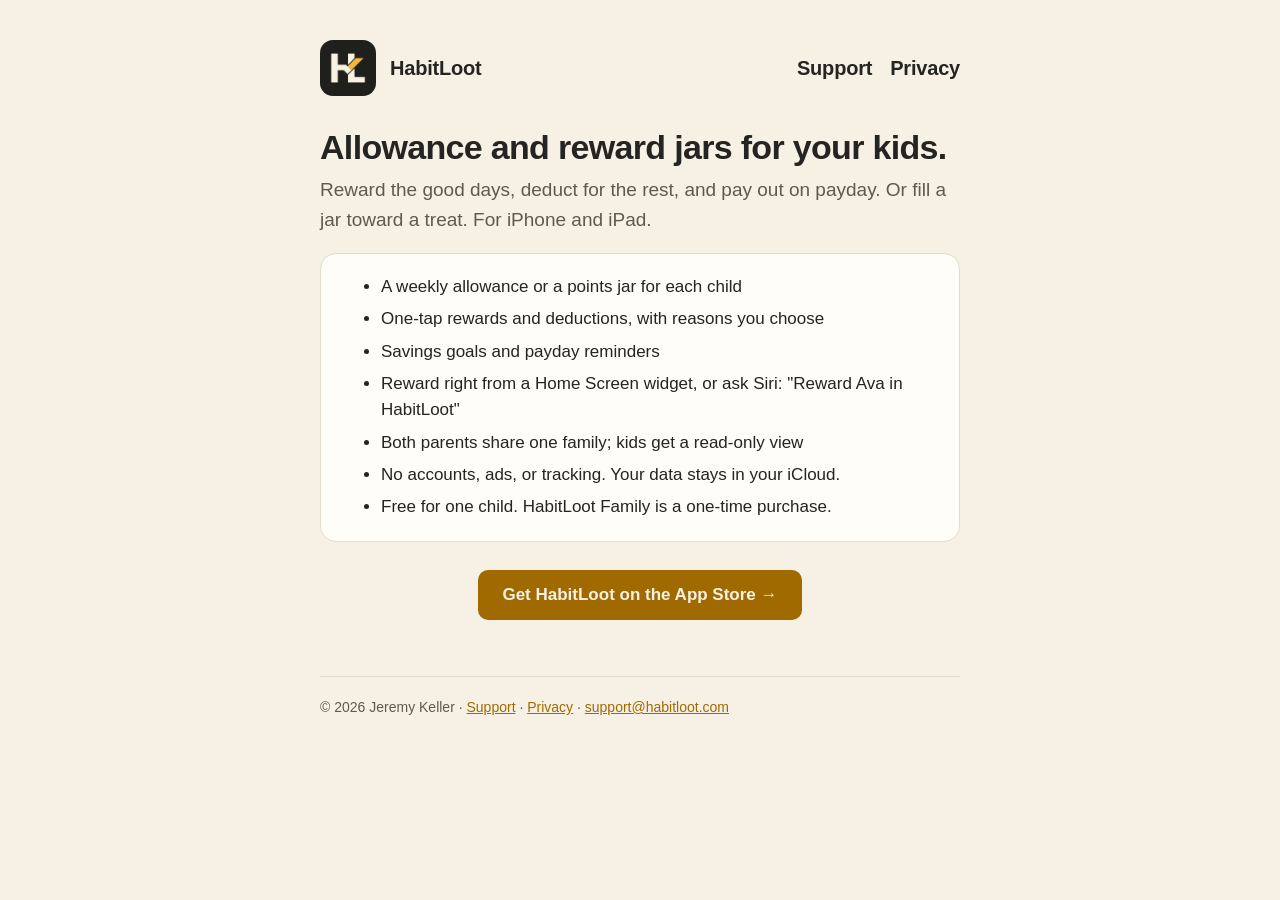
<file: index.html>
<!doctype html>
<html lang="en">
<head>
  <meta charset="utf-8">
  <meta name="viewport" content="width=device-width, initial-scale=1">
  <title>HabitLoot | Kids Allowance Tracker & Reward Jar App</title>
  <meta name="description" content="Kids allowance tracker and reward jars for iPhone. Weekly allowance, savings goals, points jars. Free to start, no subscription.">
  <link rel="canonical" href="https://habitloot.com/">
  <!-- Google Search Console verification — replace the value after creating the property -->
  <meta name="google-site-verification" content="1PJpmS-OtxecsA1CQBOsDtyIAyiEYzENraVklleppPo" />
  <link rel="icon" href="icon.png" type="image/png">
  <link rel="apple-touch-icon" href="icon.png">

  <!-- Structured data (JSON-LD) -->
  <script type="application/ld+json">
  {
    "@context": "https://schema.org",
    "@type": "MobileApplication",
    "name": "HabitLoot",
    "url": "https://habitloot.com",
    "description": "Kids allowance and reward jars app. Weekly allowance tracking, reward jars, and savings goals. No subscription, no accounts, no tracking.",
    "operatingSystem": "iOS",
    "applicationCategory": "FinanceApplication",
    "offers": {
      "@type": "Offer",
      "price": "0",
      "priceCurrency": "USD"
    },
    "author": {
      "@type": "Person",
      "name": "Jeremy Keller"
    },
    "screenshot": "https://apps.apple.com/assets/artwork/habitloot-screenshot.png"
  }
  </script>

  <!-- Open Graph (Facebook, iMessage, etc.) -->
  <meta property="og:type" content="website">
  <meta property="og:url" content="https://habitloot.com/">
  <meta property="og:title" content="HabitLoot | Kids Allowance Tracker & Reward Jar App">
  <meta property="og:description" content="Kids allowance tracker and reward jars for iPhone. Weekly allowance, savings goals, points jars. Free to start, no subscription.">
  <meta property="og:image" content="https://habitloot.com/og-image.png">

  <!-- Twitter Card -->
  <meta name="twitter:card" content="summary">
  <meta name="twitter:title" content="HabitLoot | Kids Allowance Tracker & Reward Jar App">
  <meta name="twitter:description" content="Kids allowance tracker and reward jars for iPhone. Weekly allowance, savings goals, points jars. Free to start, no subscription.">
  <link rel="icon" href="icon.png">
  <link rel="stylesheet" href="style.css">
</head>
<body>
<main>
  <header class="brand">
    <img src="icon.png" alt="">
    <a href="index.html">HabitLoot</a>
    <nav>
      <a href="support.html">Support</a>
      <a href="privacy.html">Privacy</a>
    </nav>
  </header>

  <h1>Allowance and reward jars for your kids.</h1>
  <p class="lede">Reward the good days, deduct for the rest, and pay out on payday. Or fill a jar toward a treat. For iPhone and iPad.</p>

  <div class="card summary">
    <ul>
      <li>A weekly allowance or a points jar for each child</li>
      <li>One-tap rewards and deductions, with reasons you choose</li>
      <li>Savings goals and payday reminders</li>
      <li>Reward right from a Home Screen widget, or ask Siri: "Reward Ava in HabitLoot"</li>
      <li>Both parents share one family; kids get a read-only view</li>
      <li>No accounts, ads, or tracking. Your data stays in your iCloud.</li>
      <li>Free for one child. HabitLoot Family is a one-time purchase.</li>
    </ul>
  </div>

  <p class="cta"><a href="https://apps.apple.com/us/app/habitloot/id6824609373" class="btn">Get HabitLoot on the App Store →</a></p>

  <footer>© 2026 Jeremy Keller · <a href="support.html">Support</a> · <a href="privacy.html">Privacy</a> · <a href="mailto:support@habitloot.com">support@habitloot.com</a></footer>
</main>
</body>
</html>
</file>
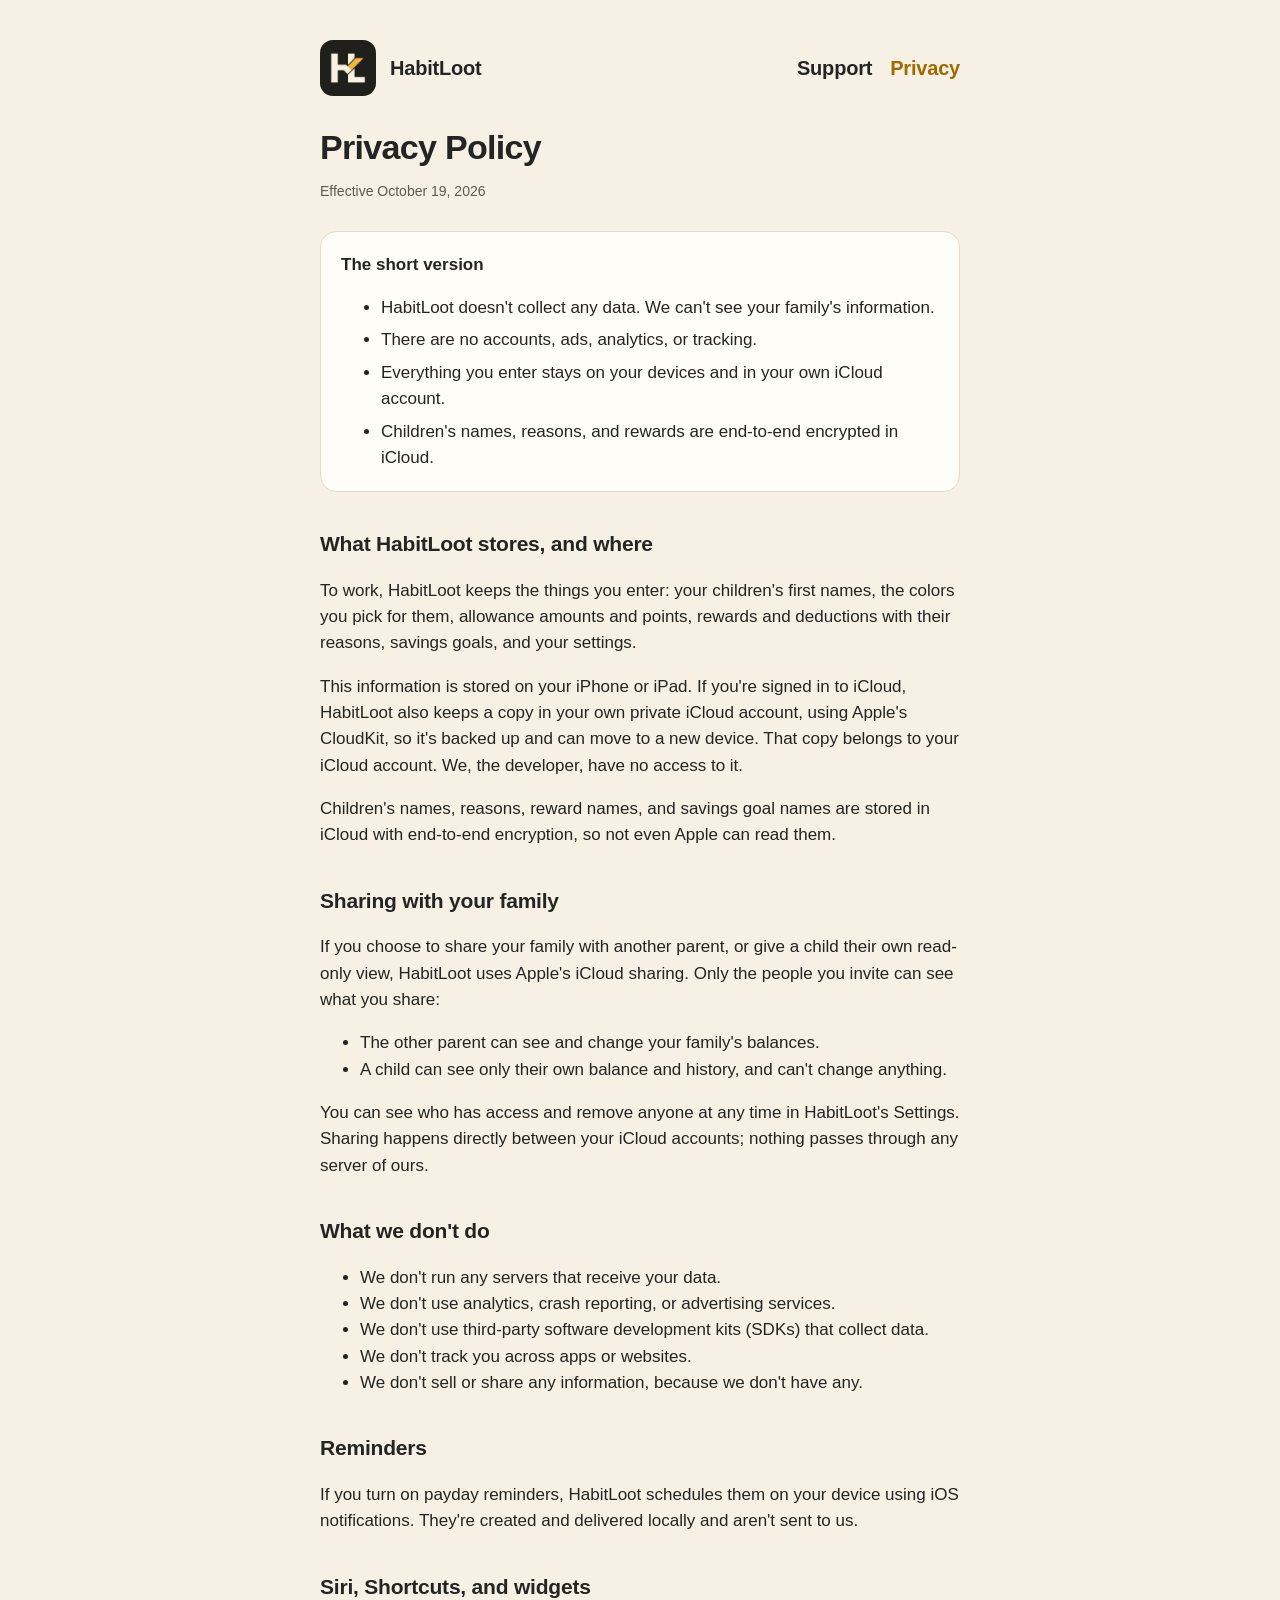
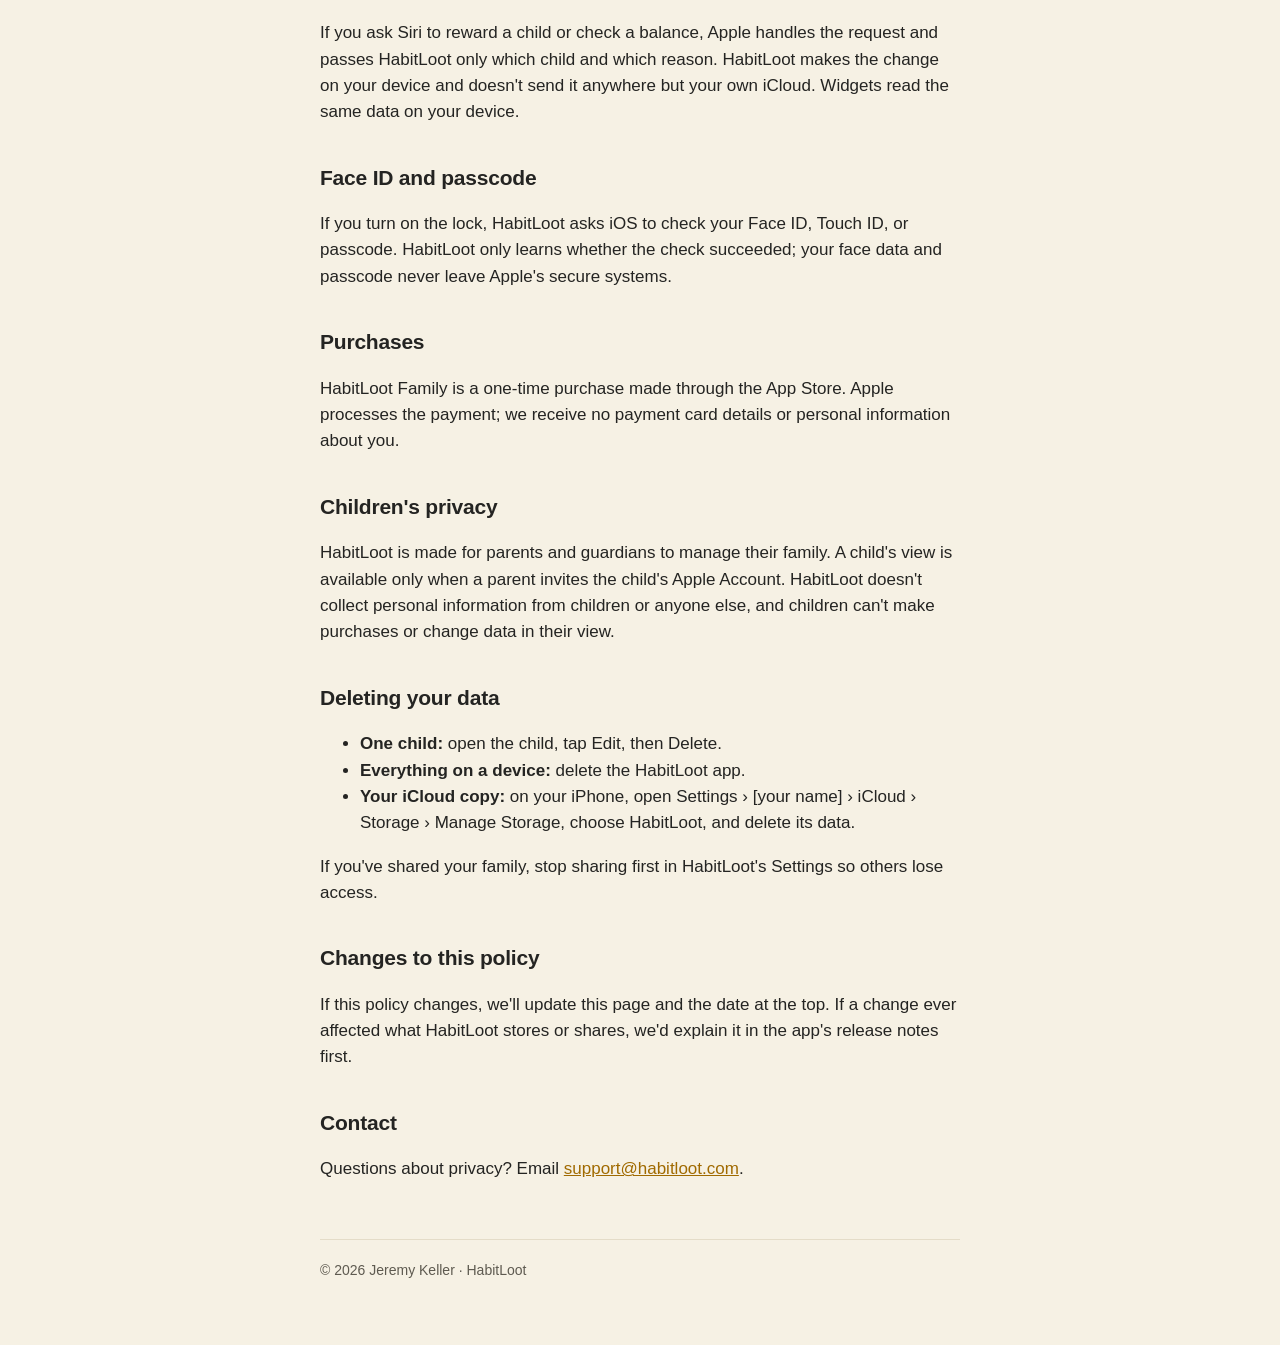
<file: privacy.html>
<!doctype html>
<html lang="en">
<head>
  <meta charset="utf-8">
  <meta name="viewport" content="width=device-width, initial-scale=1">
  <title>HabitLoot Privacy Policy</title>
  <meta name="description" content="HabitLoot collects no data. Your family's information stays on your devices and in your own iCloud.">
  <link rel="icon" href="icon.png">
  <link rel="stylesheet" href="style.css">
</head>
<body>
<main>
  <header class="brand">
    <img src="icon.png" alt="">
    <a href="index.html">HabitLoot</a>
    <nav>
      <a href="support.html">Support</a>
      <a href="privacy.html" aria-current="page">Privacy</a>
    </nav>
  </header>

  <h1>Privacy Policy</h1>
  <p class="updated">Effective October 19, 2026</p>

  <div class="card summary">
    <p><strong>The short version</strong></p>
    <ul>
      <li>HabitLoot doesn't collect any data. We can't see your family's information.</li>
      <li>There are no accounts, ads, analytics, or tracking.</li>
      <li>Everything you enter stays on your devices and in your own iCloud account.</li>
      <li>Children's names, reasons, and rewards are end-to-end encrypted in iCloud.</li>
    </ul>
  </div>

  <h2>What HabitLoot stores, and where</h2>
  <p>To work, HabitLoot keeps the things you enter: your children's first names, the colors you pick for them, allowance amounts and points, rewards and deductions with their reasons, savings goals, and your settings.</p>
  <p>This information is stored on your iPhone or iPad. If you're signed in to iCloud, HabitLoot also keeps a copy in your own private iCloud account, using Apple's CloudKit, so it's backed up and can move to a new device. That copy belongs to your iCloud account. We, the developer, have no access to it.</p>
  <p>Children's names, reasons, reward names, and savings goal names are stored in iCloud with end-to-end encryption, so not even Apple can read them.</p>

  <h2>Sharing with your family</h2>
  <p>If you choose to share your family with another parent, or give a child their own read-only view, HabitLoot uses Apple's iCloud sharing. Only the people you invite can see what you share:</p>
  <ul>
    <li>The other parent can see and change your family's balances.</li>
    <li>A child can see only their own balance and history, and can't change anything.</li>
  </ul>
  <p>You can see who has access and remove anyone at any time in HabitLoot's Settings. Sharing happens directly between your iCloud accounts; nothing passes through any server of ours.</p>

  <h2>What we don't do</h2>
  <ul>
    <li>We don't run any servers that receive your data.</li>
    <li>We don't use analytics, crash reporting, or advertising services.</li>
    <li>We don't use third-party software development kits (SDKs) that collect data.</li>
    <li>We don't track you across apps or websites.</li>
    <li>We don't sell or share any information, because we don't have any.</li>
  </ul>

  <h2>Reminders</h2>
  <p>If you turn on payday reminders, HabitLoot schedules them on your device using iOS notifications. They're created and delivered locally and aren't sent to us.</p>

  <h2>Siri, Shortcuts, and widgets</h2>
  <p>If you ask Siri to reward a child or check a balance, Apple handles the request and passes HabitLoot only which child and which reason. HabitLoot makes the change on your device and doesn't send it anywhere but your own iCloud. Widgets read the same data on your device.</p>

  <h2>Face ID and passcode</h2>
  <p>If you turn on the lock, HabitLoot asks iOS to check your Face ID, Touch ID, or passcode. HabitLoot only learns whether the check succeeded; your face data and passcode never leave Apple's secure systems.</p>

  <h2>Purchases</h2>
  <p>HabitLoot Family is a one-time purchase made through the App Store. Apple processes the payment; we receive no payment card details or personal information about you.</p>

  <h2>Children's privacy</h2>
  <p>HabitLoot is made for parents and guardians to manage their family. A child's view is available only when a parent invites the child's Apple Account. HabitLoot doesn't collect personal information from children or anyone else, and children can't make purchases or change data in their view.</p>

  <h2>Deleting your data</h2>
  <ul>
    <li><strong>One child:</strong> open the child, tap Edit, then Delete.</li>
    <li><strong>Everything on a device:</strong> delete the HabitLoot app.</li>
    <li><strong>Your iCloud copy:</strong> on your iPhone, open Settings › [your name] › iCloud › Storage › Manage Storage, choose HabitLoot, and delete its data.</li>
  </ul>
  <p>If you've shared your family, stop sharing first in HabitLoot's Settings so others lose access.</p>

  <h2>Changes to this policy</h2>
  <p>If this policy changes, we'll update this page and the date at the top. If a change ever affected what HabitLoot stores or shares, we'd explain it in the app's release notes first.</p>

  <h2>Contact</h2>
  <p>Questions about privacy? Email <a href="mailto:support@habitloot.com">support@habitloot.com</a>.</p>

  <footer>© 2026 Jeremy Keller · HabitLoot</footer>
</main>
</body>
</html>
</file>
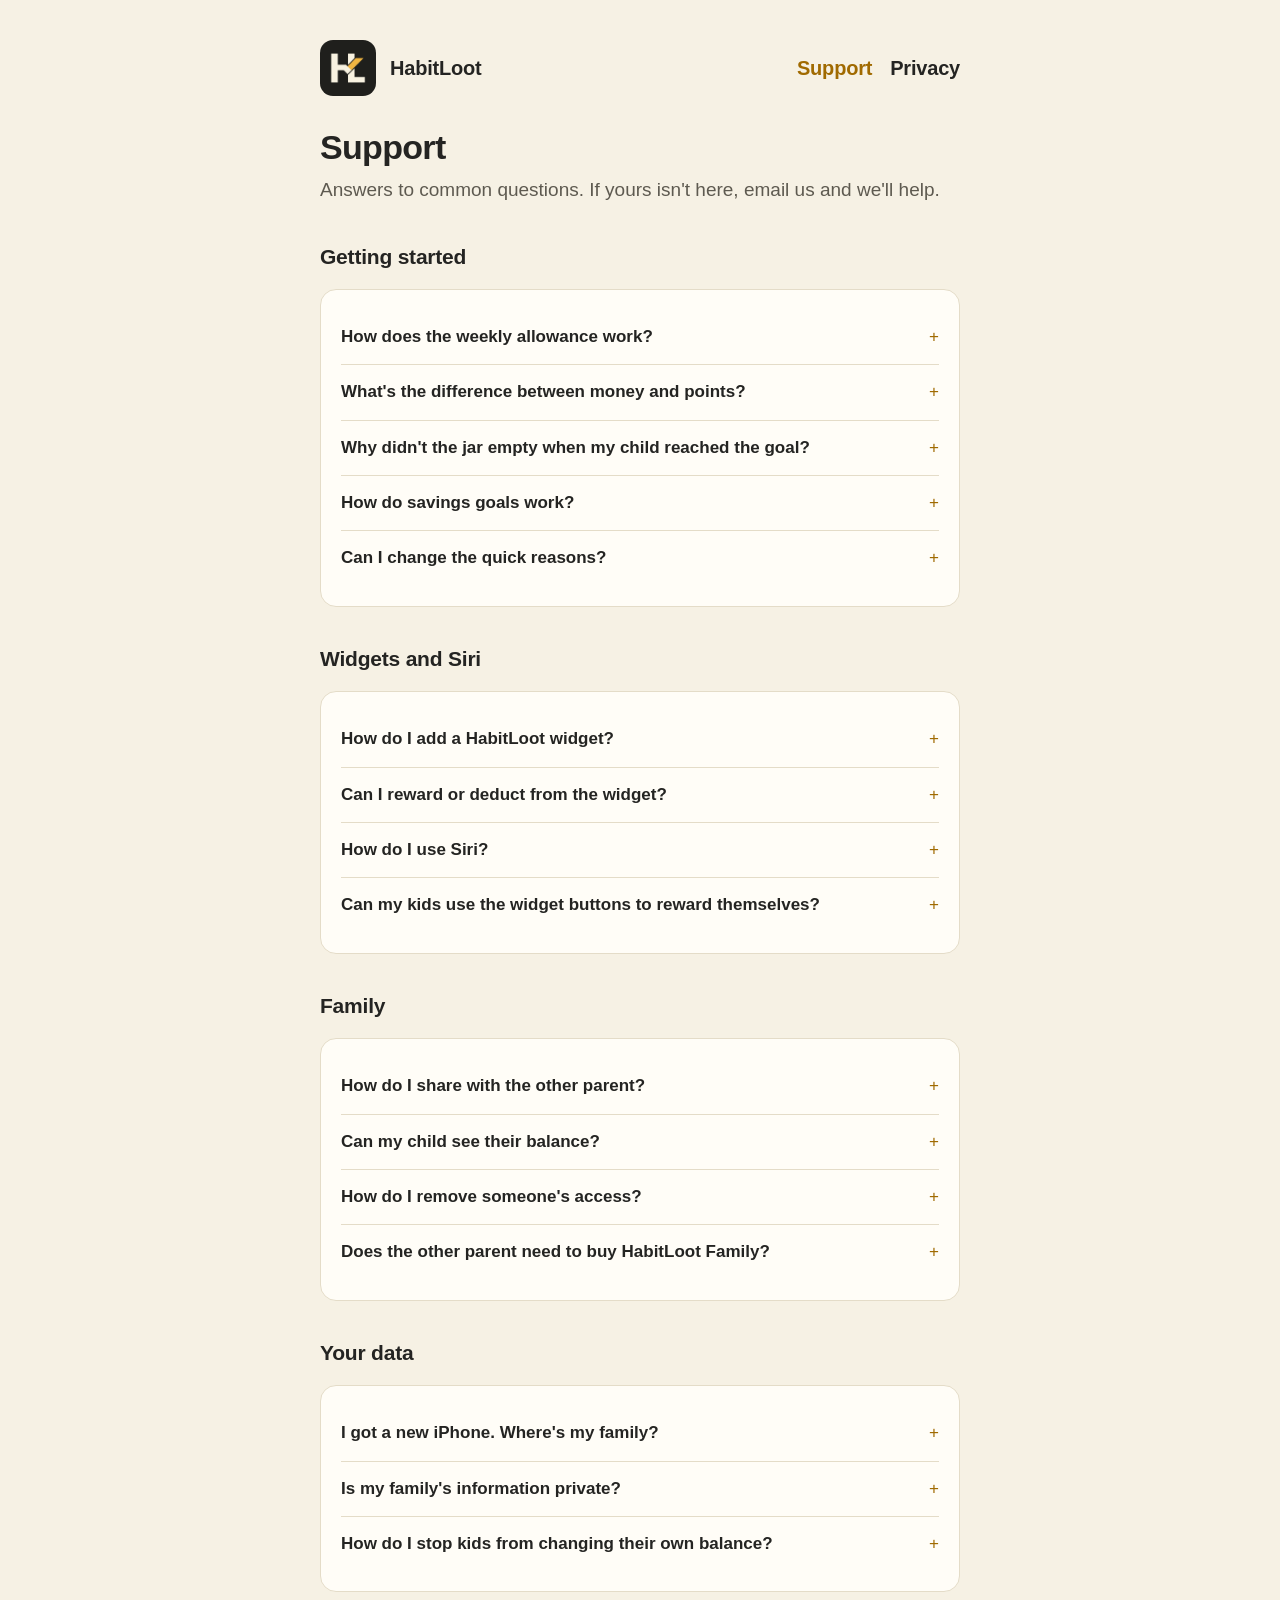
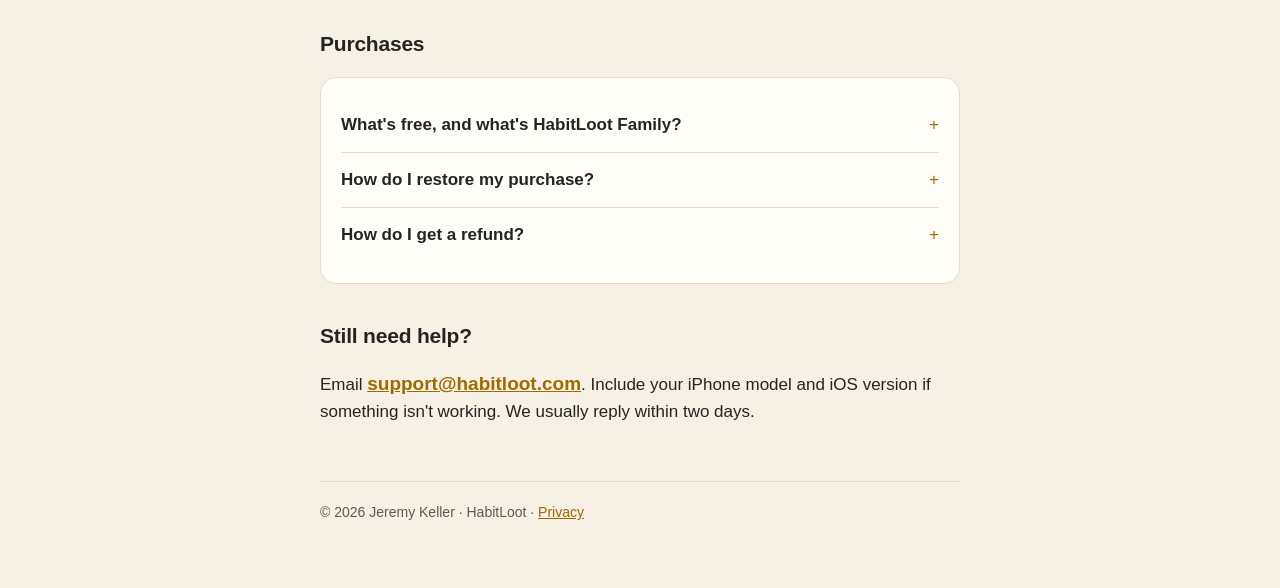
<file: support.html>
<!doctype html>
<html lang="en">
<head>
  <meta charset="utf-8">
  <meta name="viewport" content="width=device-width, initial-scale=1">
  <title>HabitLoot Support</title>
  <meta name="description" content="Help with HabitLoot: allowance, points jars, sharing with the other parent, kid views, backups, and purchases.">
  <link rel="icon" href="icon.png">
  <link rel="stylesheet" href="style.css">
</head>
<body>
<main>
  <header class="brand">
    <img src="icon.png" alt="">
    <a href="index.html">HabitLoot</a>
    <nav>
      <a href="support.html" aria-current="page">Support</a>
      <a href="privacy.html">Privacy</a>
    </nav>
  </header>

  <h1>Support</h1>
  <p class="lede">Answers to common questions. If yours isn't here, email us and we'll help.</p>

  <h2>Getting started</h2>
  <div class="card">
    <details>
      <summary>How does the weekly allowance work?</summary>
      <p>Each child starts the week with their allowance. Rewards add to it and deductions take away. When payday ends, a new week starts at the full allowance, and the finished week waits under Ready to Pay until you mark it paid. You can also choose New Week Starts › When I Pay Out to end each week yourself.</p>
    </details>
    <details>
      <summary>What's the difference between money and points?</summary>
      <p>Money children earn a weekly allowance in dollars. Points children fill a jar toward a reward you name, like a trip for ice cream. Change it any time under a child's Edit › Earns.</p>
    </details>
    <details>
      <summary>Why didn't the jar empty when my child reached the goal?</summary>
      <p>Reaching the goal is celebrated, but points can still be lost until the week ends. If your child is still at the goal when the week ends, the reward is earned and waits under Ready to Redeem. If you chose Jar Ends › When I Redeem, tap Redeem once you've given the reward.</p>
    </details>
    <details>
      <summary>How do savings goals work?</summary>
      <p>On a money child's page, tap Set a Savings Goal and enter what they're saving for and what it costs. Tap Add to Savings whenever they put money aside. When the goal is reached, tap Mark as Bought.</p>
    </details>
    <details>
      <summary>Can I change the quick reasons?</summary>
      <p>Yes. Go to Settings › Quick Reasons to add, edit, reorder, or delete them. You can also type a new reason when you reward or deduct and save it for next time.</p>
    </details>
  </div>

  <h2>Widgets and Siri</h2>
  <div class="card">
    <details>
      <summary>How do I add a HabitLoot widget?</summary>
      <p>Touch and hold an empty spot on your Home Screen, tap Edit › Add Widget, and choose HabitLoot. Balance shows one child; press and hold it, then tap Edit Widget to choose who. All Kids shows everyone, and its large size adds each jar and savings goal.</p>
    </details>
    <details>
      <summary>Can I reward or deduct from the widget?</summary>
      <p>Yes. The medium Balance widget has buttons for your first two rewards and first two deductions in Settings › Quick Reasons; reorder them there to choose which appear. After a tap, Undo shows on the widget for a few minutes.</p>
    </details>
    <details>
      <summary>How do I use Siri?</summary>
      <p>Say "Reward [child's name] in HabitLoot", "Deduct from [child's name] in HabitLoot", or "Check [child's name]'s balance in HabitLoot". Siri asks which quick reason to use. The same actions are in the Shortcuts app, so you can build your own.</p>
    </details>
    <details>
      <summary>Can my kids use the widget buttons to reward themselves?</summary>
      <p>Not if you turn on Settings › Require Face ID. While it's on, the widget shows this week's changes instead of buttons, and Siri opens HabitLoot to ask for Face ID before changing anything. On a child's own device, the widget only ever shows their balance.</p>
    </details>
  </div>

  <h2>Family</h2>
  <div class="card">
    <details>
      <summary>How do I share with the other parent?</summary>
      <p>Go to Settings › Family › Invite the Other Parent and send the invite by Messages or Mail. When they open it on their iPhone with HabitLoot installed, you'll both be able to reward, deduct, and pay out. Both of you need to be signed in to iCloud.</p>
    </details>
    <details>
      <summary>Can my child see their balance?</summary>
      <p>Yes. Open the child's page, tap the share button next to Edit, and send the invite to the Apple Account your child uses. They'll see only their own balance, savings goal, and history, and they can't change anything.</p>
    </details>
    <details>
      <summary>How do I remove someone's access?</summary>
      <p>Go to Settings › Family › Manage Access to remove the other parent, or open a child's page and use the share button to stop sharing with them.</p>
    </details>
    <details>
      <summary>Does the other parent need to buy HabitLoot Family?</summary>
      <p>No. Someone who joins your family uses your purchase. With Apple Family Sharing turned on, everyone in your Apple family gets it too.</p>
    </details>
  </div>

  <h2>Your data</h2>
  <div class="card">
    <details>
      <summary>I got a new iPhone. Where's my family?</summary>
      <p>Sign in to the same iCloud account and install HabitLoot. Your family comes back on its own shortly after you open HabitLoot. Check that iCloud is turned on for HabitLoot in Settings › [your name] › iCloud.</p>
    </details>
    <details>
      <summary>Is my family's information private?</summary>
      <p>Yes. HabitLoot doesn't collect any data. Everything stays on your devices and in your own iCloud account. See the <a href="privacy.html">Privacy Policy</a>.</p>
    </details>
    <details>
      <summary>How do I stop kids from changing their own balance?</summary>
      <p>Turn on Settings › Require Face ID. HabitLoot will ask for Face ID or your passcode every time it opens, widget buttons won't change balances while it's on, and Siri asks for Face ID first.</p>
    </details>
  </div>

  <h2>Purchases</h2>
  <div class="card">
    <details>
      <summary>What's free, and what's HabitLoot Family?</summary>
      <p>Free covers one child, with money or points, savings goals, and reminders. HabitLoot Family is a one-time purchase that adds more children and family sharing. There's no subscription.</p>
    </details>
    <details>
      <summary>How do I restore my purchase?</summary>
      <p>Go to Settings › Restore Purchase, signed in with the Apple Account you bought it with.</p>
    </details>
    <details>
      <summary>How do I get a refund?</summary>
      <p>Refunds are handled by Apple. Visit <a href="https://reportaproblem.apple.com">reportaproblem.apple.com</a> and choose HabitLoot.</p>
    </details>
  </div>

  <h2>Still need help?</h2>
  <p>Email <a class="contact" href="mailto:support@habitloot.com?subject=HabitLoot%20support">support@habitloot.com</a>. Include your iPhone model and iOS version if something isn't working. We usually reply within two days.</p>

  <footer>© 2026 Jeremy Keller · HabitLoot · <a href="privacy.html">Privacy</a></footer>
</main>
</body>
</html>
</file>
<file: style.css>
:root {
  --bg: #F6F1E4;
  --surface: #FFFDF7;
  --ink: #242422;
  --ink-2: #5E5A50;
  --gold: #A06A00;
  --rule: #E4DCC8;
  color-scheme: light dark;
}

@media (prefers-color-scheme: dark) {
  :root {
    --bg: #1B1B1A;
    --surface: #242422;
    --ink: #F8F2E0;
    --ink-2: #B7B0A0;
    --gold: #F2B544;
    --rule: #3A3935;
  }
}

* { box-sizing: border-box; }

html { -webkit-text-size-adjust: 100%; }

body {
  margin: 0;
  background: var(--bg);
  color: var(--ink);
  font: 17px/1.55 -apple-system, BlinkMacSystemFont, "SF Pro Text", "Helvetica Neue", Arial, sans-serif;
}

main {
  max-width: 680px;
  margin: 0 auto;
  padding: 40px 20px 64px;
}

header.brand {
  display: flex;
  align-items: center;
  gap: 14px;
  margin-bottom: 32px;
}

header.brand img {
  width: 56px;
  height: 56px;
  border-radius: 13px;
}

header.brand a {
  color: inherit;
  text-decoration: none;
  font-weight: 700;
  font-size: 20px;
  letter-spacing: -0.01em;
}

nav {
  margin-left: auto;
  display: flex;
  gap: 18px;
  font-size: 15px;
}

nav a { color: var(--ink-2); text-decoration: none; }
nav a[aria-current="page"], nav a:hover { color: var(--gold); }

h1 {
  font-size: 34px;
  line-height: 1.15;
  letter-spacing: -0.02em;
  margin: 0 0 8px;
}

h2 {
  font-size: 21px;
  letter-spacing: -0.01em;
  margin: 36px 0 8px;
}

h3 { font-size: 17px; margin: 24px 0 4px; }

p, li { color: var(--ink); }

.lede { font-size: 19px; color: var(--ink-2); margin-top: 0; }

.updated { color: var(--ink-2); font-size: 14px; margin-bottom: 28px; }

a { color: var(--gold); }

.card {
  background: var(--surface);
  border: 1px solid var(--rule);
  border-radius: 16px;
  padding: 4px 20px;
  margin: 16px 0;
}

.card > :first-child { margin-top: 16px; }
.card > :last-child { margin-bottom: 16px; }

.summary li { margin: 6px 0; }

details {
  border-top: 1px solid var(--rule);
  padding: 14px 0;
}

details:first-of-type { border-top: 0; }

summary {
  cursor: pointer;
  font-weight: 600;
  list-style: none;
}

summary::-webkit-details-marker { display: none; }

summary::after {
  content: "+";
  float: right;
  color: var(--gold);
  font-weight: 400;
}

details[open] summary::after { content: "–"; }

details p { margin: 8px 0 0; color: var(--ink-2); }

.contact {
  font-size: 19px;
  font-weight: 600;
}

footer {
  margin-top: 56px;
  color: var(--ink-2);
  font-size: 14px;
  border-top: 1px solid var(--rule);
  padding-top: 20px;
}

.cta {
  margin: 28px 0 0;
  text-align: center;
}

.btn {
  display: inline-block;
  background: var(--gold);
  color: var(--bg);
  font-size: 17px;
  font-weight: 600;
  padding: 12px 24px;
  border-radius: 10px;
  text-decoration: none;
}

.btn:hover {
  opacity: 0.9;
}

@media (max-width: 480px) {
  h1 { font-size: 28px; }
  nav { gap: 12px; }
}
</file>
